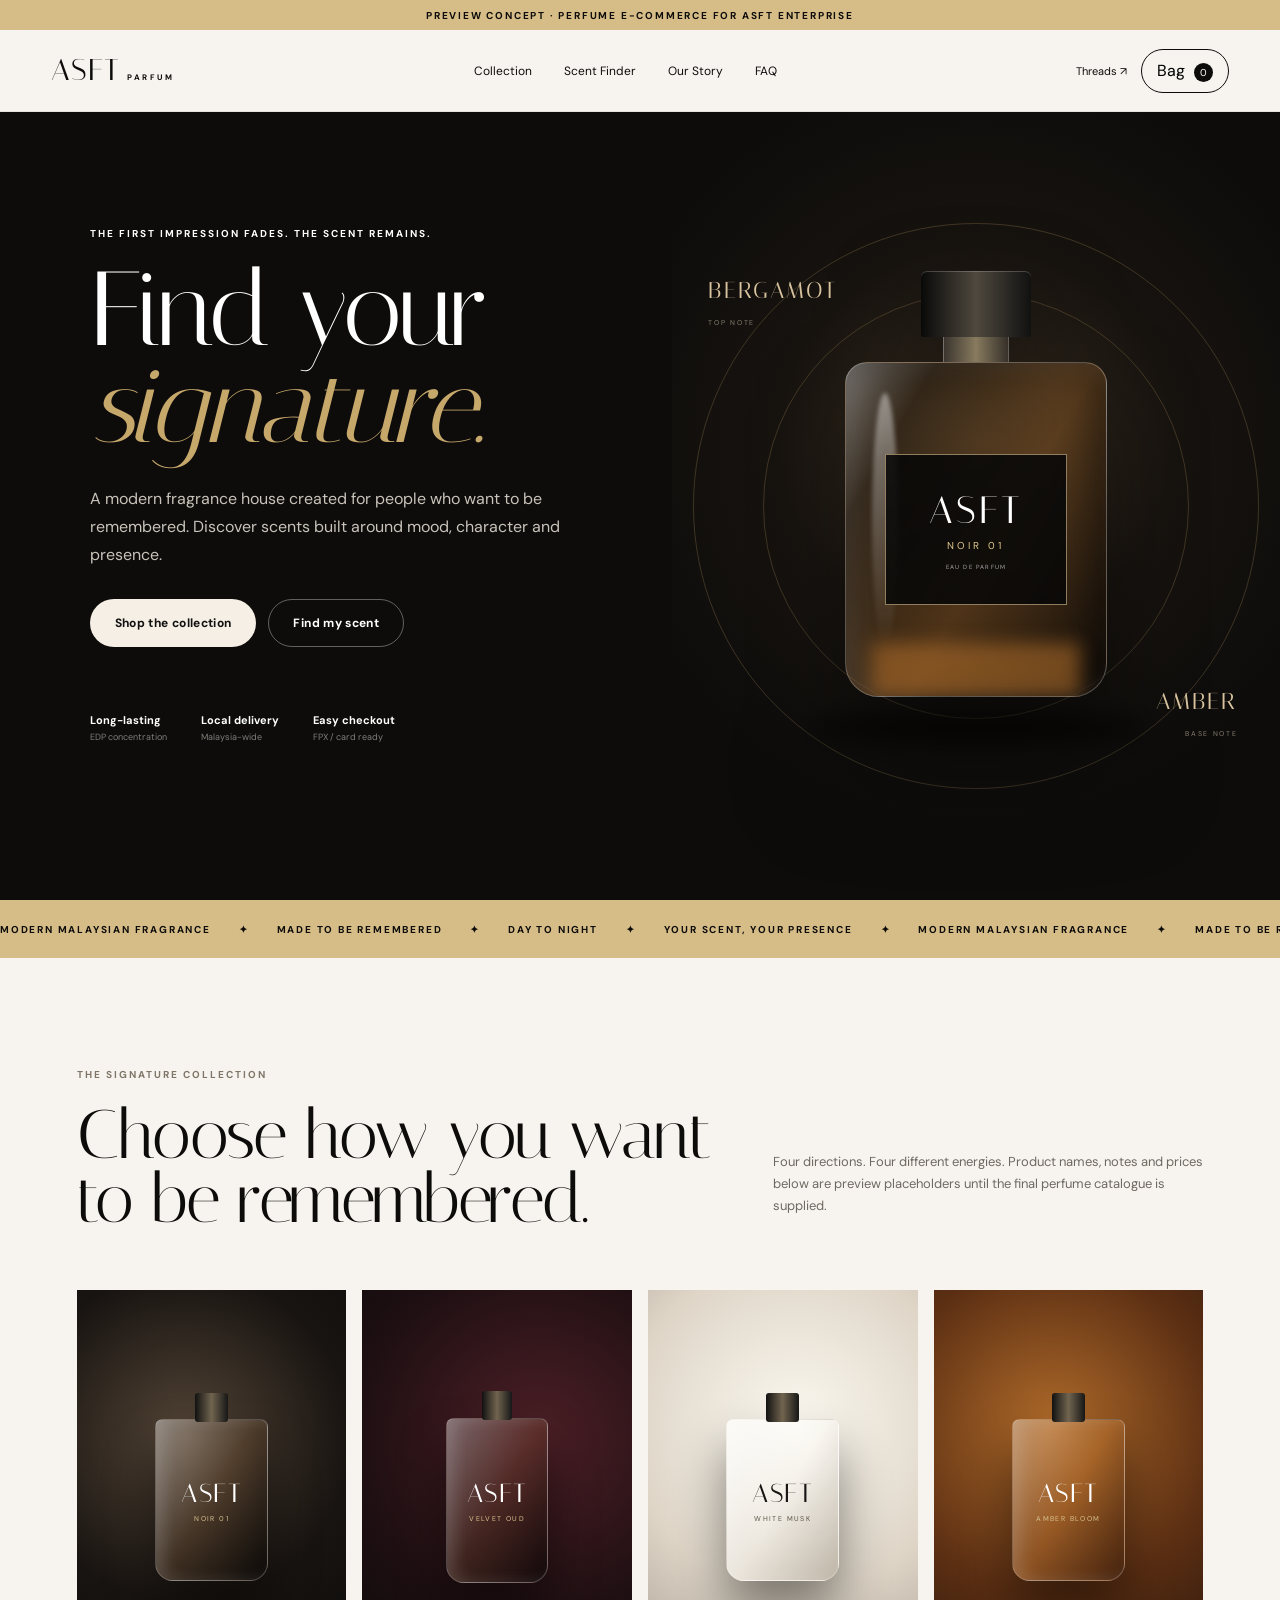
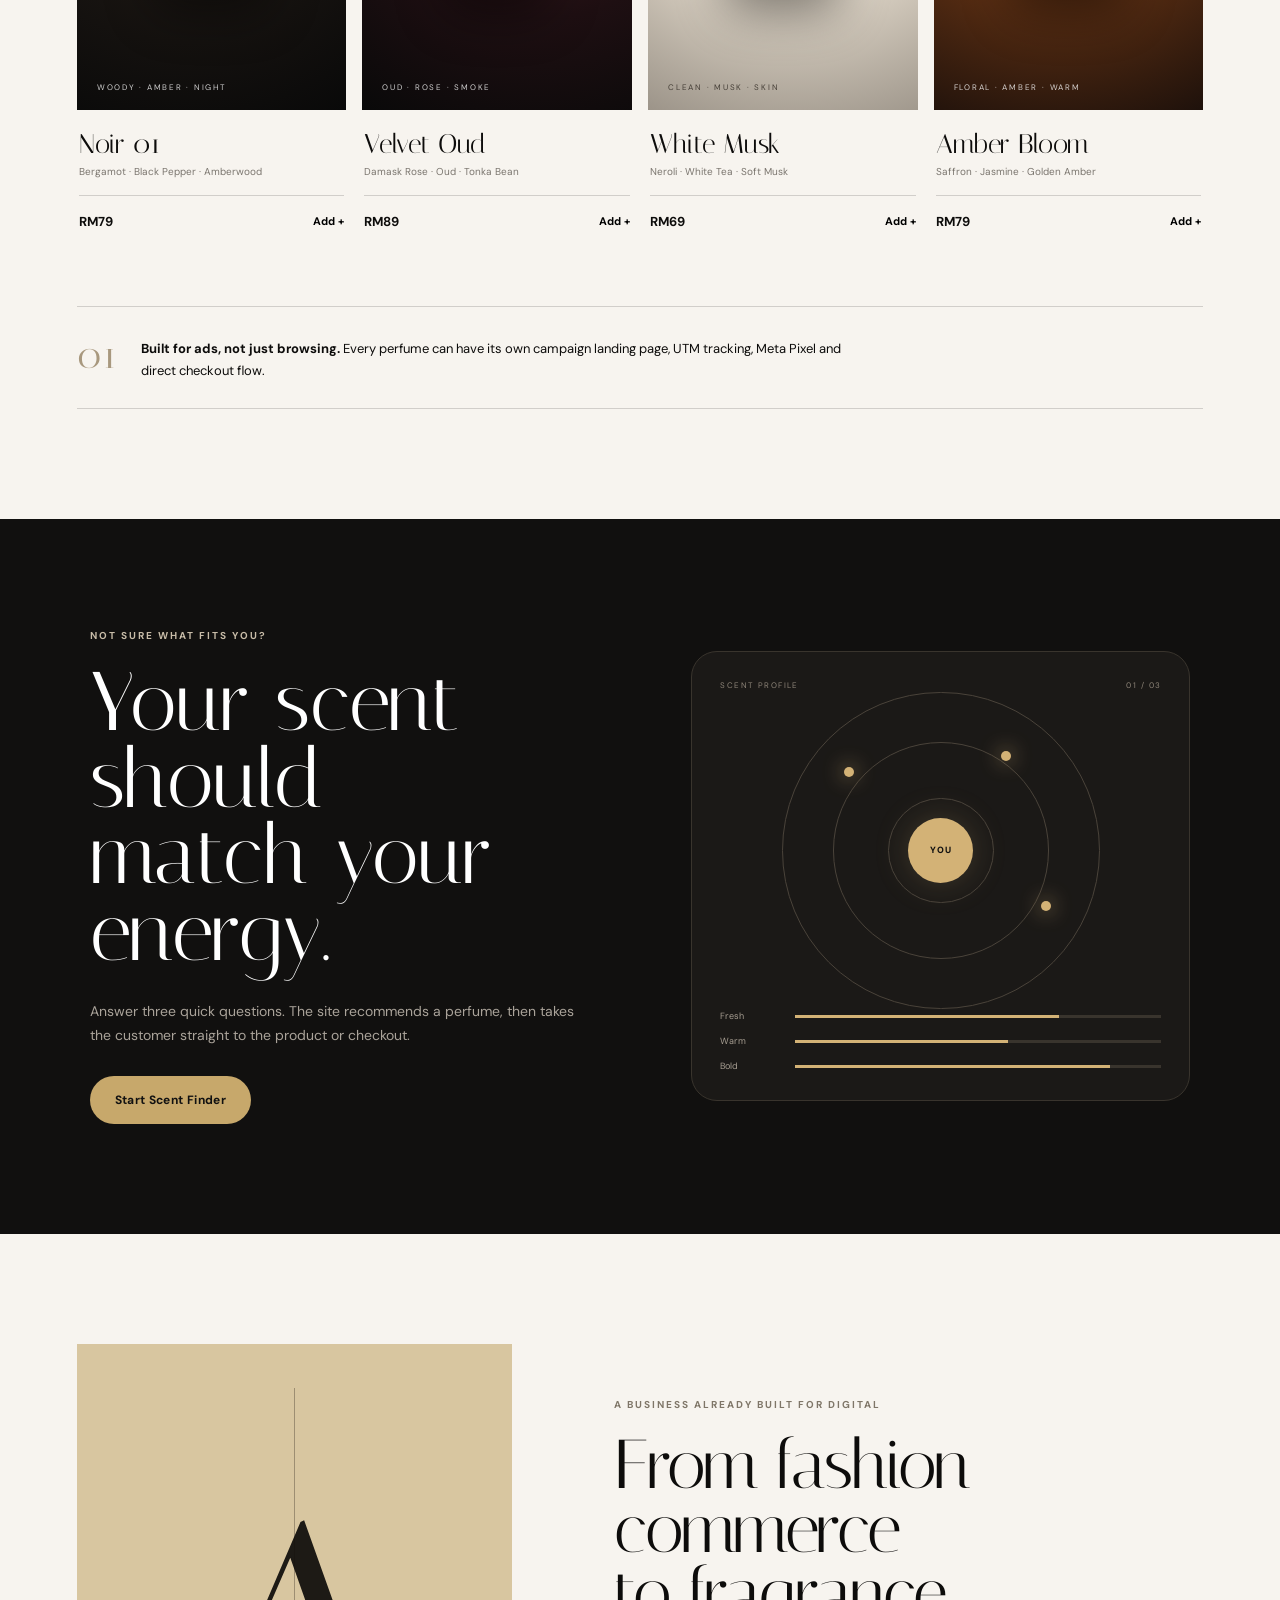
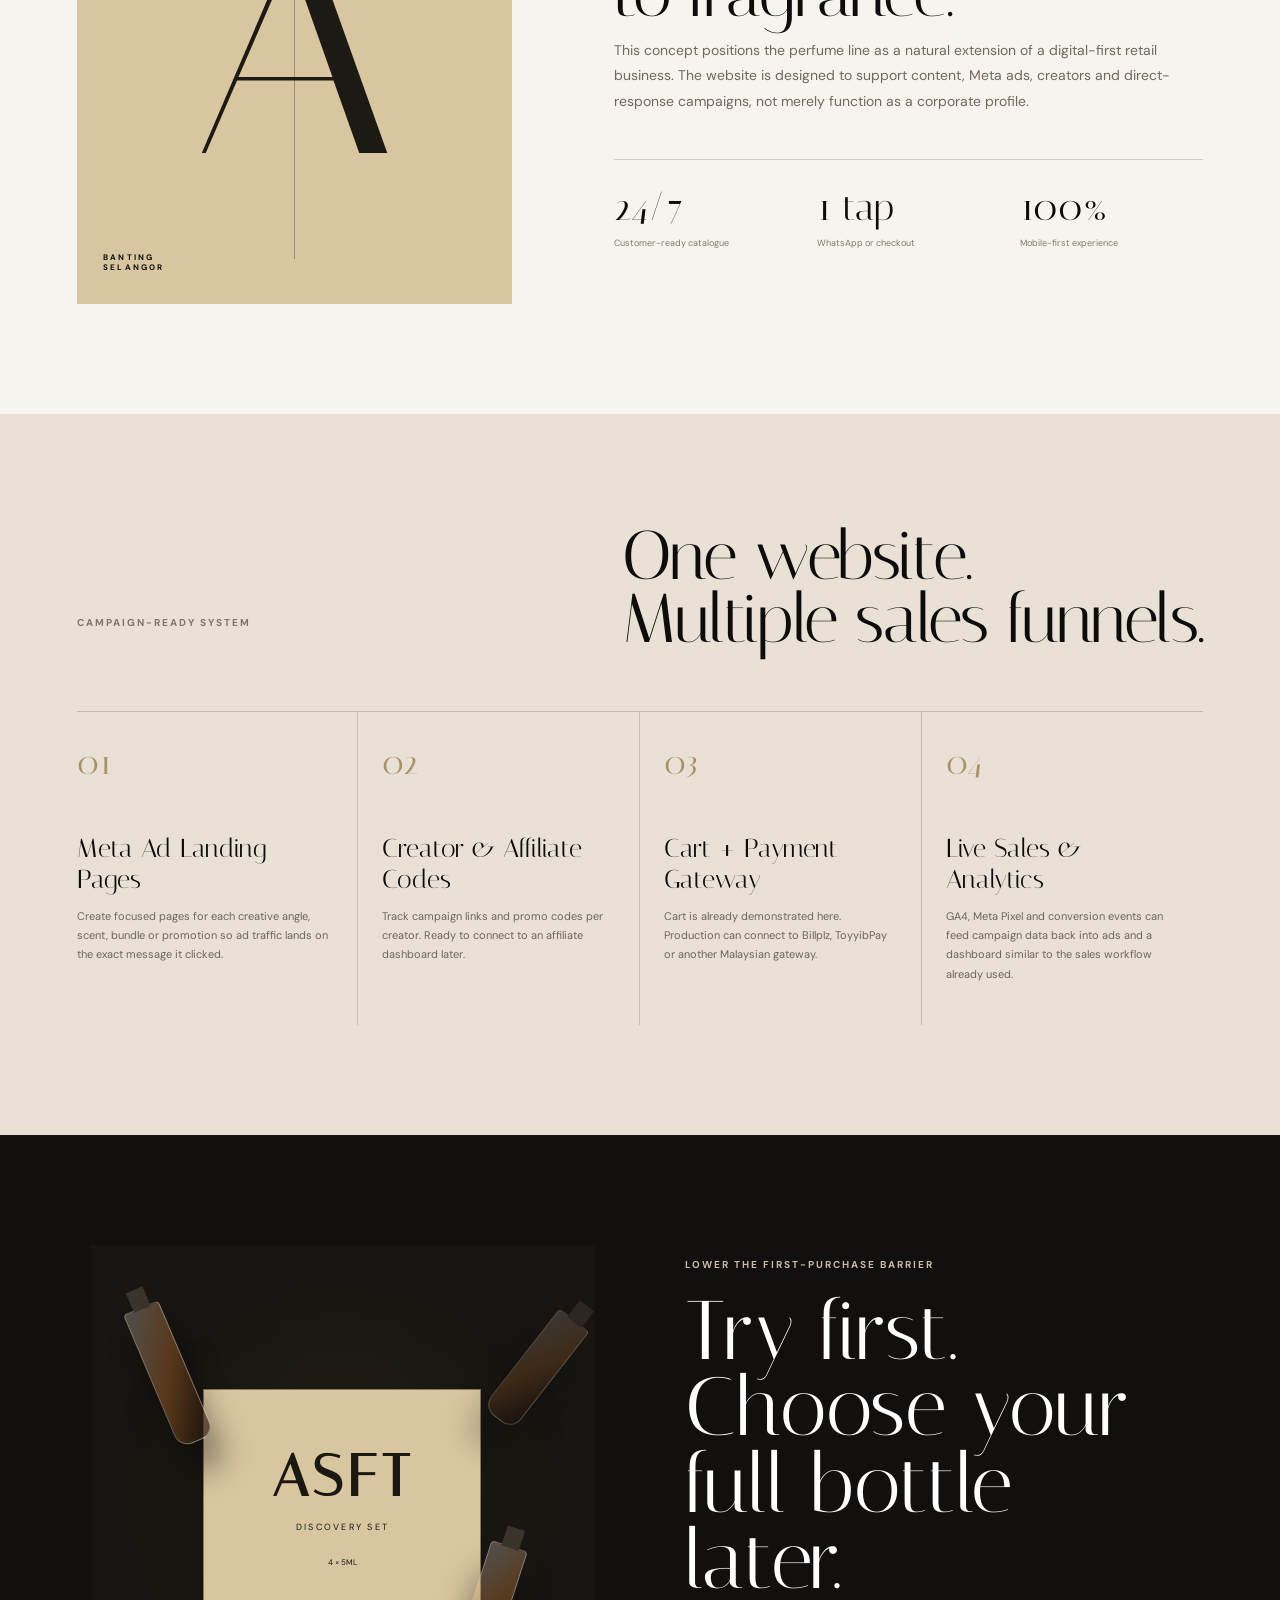
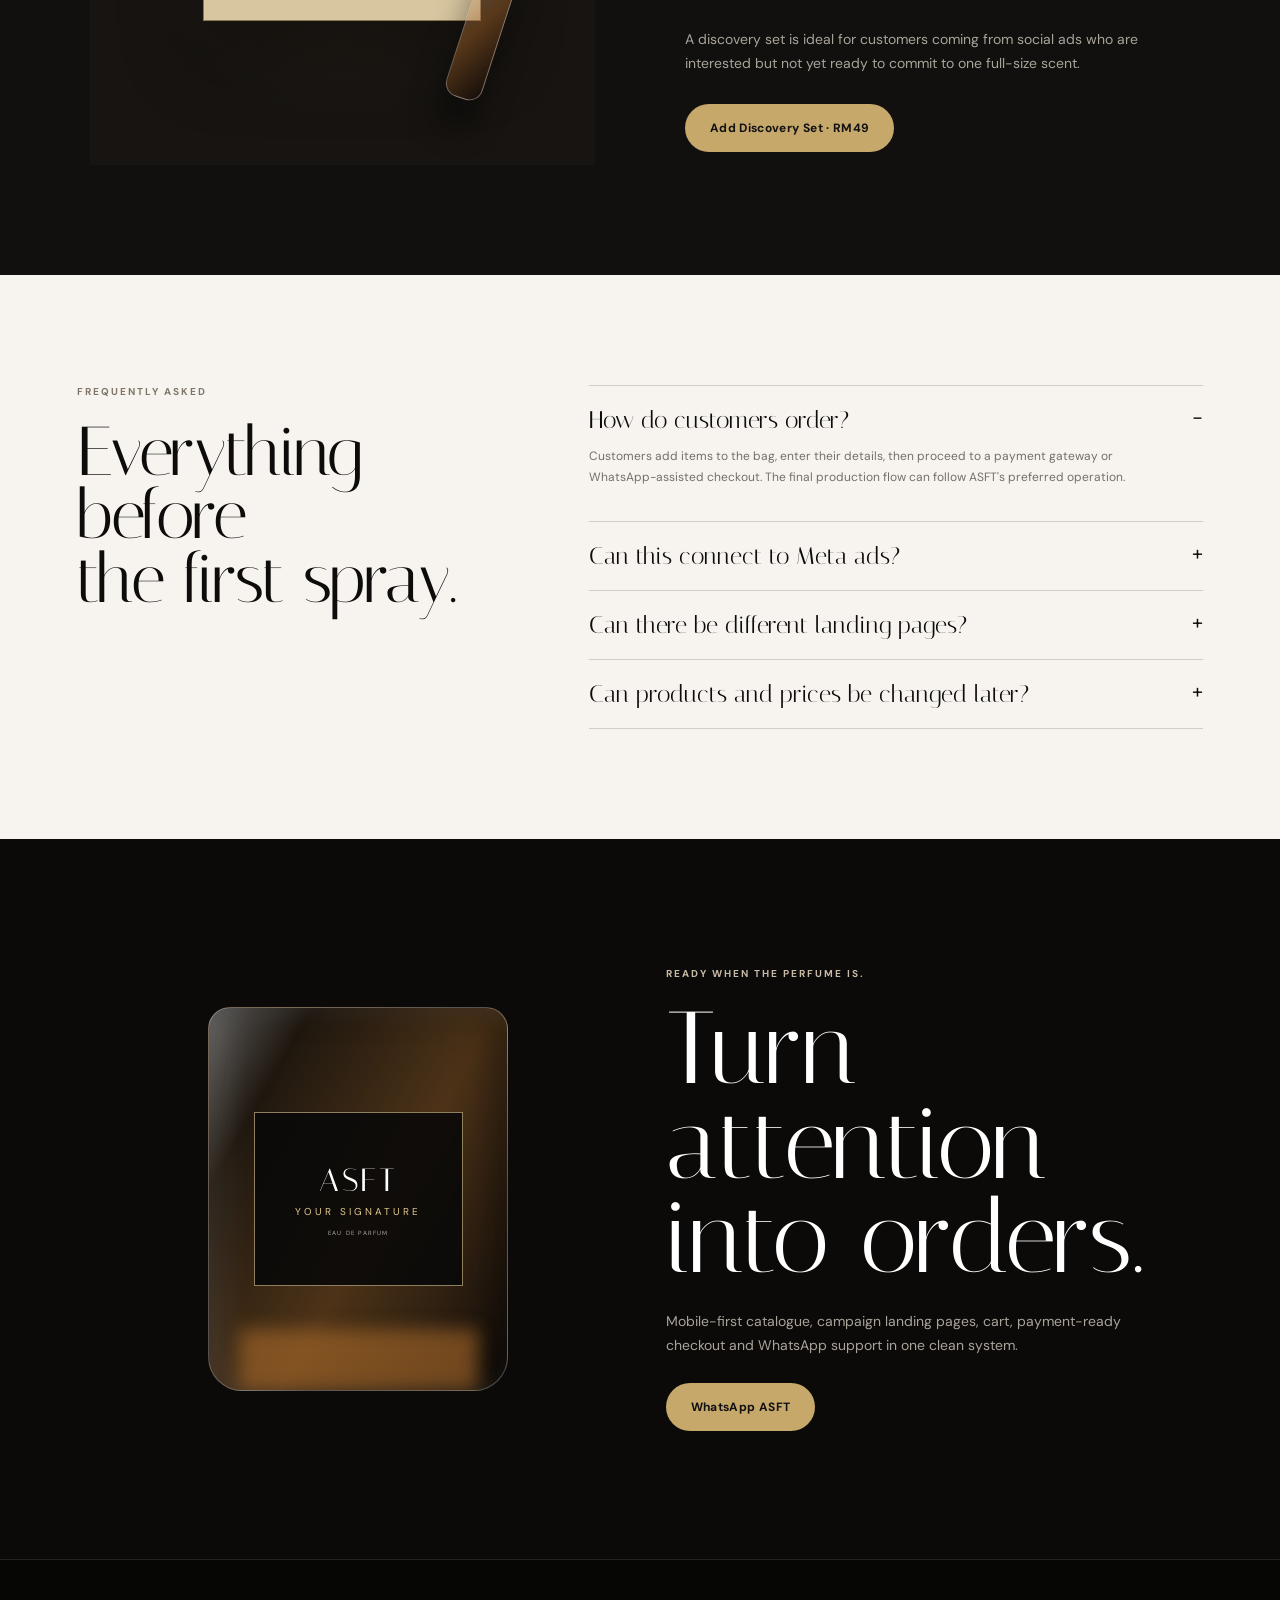
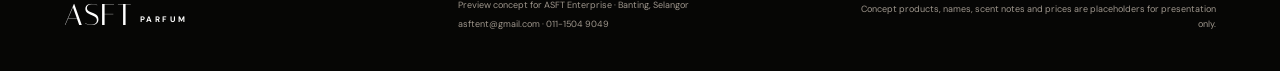
<file: asft-fragrance/index.html>
<!doctype html>
<html lang="ms">
<head>
  <meta charset="utf-8" />
  <meta name="viewport" content="width=device-width,initial-scale=1" />
  <meta name="theme-color" content="#0d0c0b" />
  <meta name="description" content="ASFT Parfum — konsep e-commerce perfume premium dengan katalog, scent finder, cart dan checkout." />
  <title>ASFT Parfum | Find Your Signature</title>
  <link rel="preconnect" href="https://fonts.googleapis.com">
  <link rel="preconnect" href="https://fonts.gstatic.com" crossorigin>
  <link href="https://fonts.googleapis.com/css2?family=DM+Sans:wght@400;500;600;700&family=Italiana&display=swap" rel="stylesheet">
  <link rel="icon" href="assets/favicon.svg" type="image/svg+xml" />
  <link rel="stylesheet" href="styles.css" />
</head>
<body>
  <div class="topbar">PREVIEW CONCEPT · PERFUME E-COMMERCE FOR ASFT ENTERPRISE</div>

  <header class="site-header" id="top">
    <a class="brand" href="#top" aria-label="ASFT Parfum home">
      <span class="brand-main">ASFT</span><span class="brand-sub">PARFUM</span>
    </a>
    <nav class="desktop-nav" aria-label="Main navigation">
      <a href="#collection">Collection</a>
      <a href="#finder">Scent Finder</a>
      <a href="#story">Our Story</a>
      <a href="#faq">FAQ</a>
    </nav>
    <div class="header-actions">
      <a class="header-link" href="https://www.threads.com/@asadabdul.karim_" target="_blank" rel="noopener">Threads ↗</a>
      <button class="cart-button" id="cartButton" aria-label="Open cart">Bag <span id="cartCount">0</span></button>
      <button class="menu-button" id="menuButton" aria-label="Open menu"><span></span><span></span></button>
    </div>
  </header>

  <div class="mobile-menu" id="mobileMenu">
    <a href="#collection">Collection</a><a href="#finder">Scent Finder</a><a href="#story">Our Story</a><a href="#faq">FAQ</a>
  </div>

  <main>
    <section class="hero">
      <div class="hero-copy reveal">
        <p class="eyebrow">The first impression fades. The scent remains.</p>
        <h1>Find your<br><em>signature.</em></h1>
        <p class="hero-lead">A modern fragrance house created for people who want to be remembered. Discover scents built around mood, character and presence.</p>
        <div class="hero-actions">
          <a class="btn btn-light" href="#collection">Shop the collection</a>
          <button class="btn btn-ghost" data-open-finder>Find my scent</button>
        </div>
        <div class="hero-meta">
          <span><b>Long-lasting</b><small>EDP concentration</small></span>
          <span><b>Local delivery</b><small>Malaysia-wide</small></span>
          <span><b>Easy checkout</b><small>FPX / card ready</small></span>
        </div>
      </div>

      <div class="hero-visual reveal" aria-label="Luxury perfume bottle illustration">
        <div class="orb orb-a"></div><div class="orb orb-b"></div>
        <div class="hero-bottle-wrap">
          <div class="bottle-cap"></div>
          <div class="bottle-neck"></div>
          <div class="bottle-glass">
            <div class="bottle-shine"></div>
            <div class="bottle-label"><strong>ASFT</strong><span>NOIR 01</span><small>EAU DE PARFUM</small></div>
          </div>
          <div class="bottle-shadow"></div>
        </div>
        <div class="floating-note note-one">BERGAMOT<br><span>TOP NOTE</span></div>
        <div class="floating-note note-two">AMBER<br><span>BASE NOTE</span></div>
      </div>
    </section>

    <section class="marquee" aria-label="Brand attributes">
      <div class="marquee-track">
        <span>MODERN MALAYSIAN FRAGRANCE</span><i>✦</i><span>MADE TO BE REMEMBERED</span><i>✦</i><span>DAY TO NIGHT</span><i>✦</i><span>YOUR SCENT, YOUR PRESENCE</span><i>✦</i>
        <span>MODERN MALAYSIAN FRAGRANCE</span><i>✦</i><span>MADE TO BE REMEMBERED</span><i>✦</i><span>DAY TO NIGHT</span><i>✦</i><span>YOUR SCENT, YOUR PRESENCE</span><i>✦</i>
      </div>
    </section>

    <section class="section collection" id="collection">
      <div class="section-head reveal">
        <div><p class="eyebrow dark">The signature collection</p><h2>Choose how you want<br>to be remembered.</h2></div>
        <p>Four directions. Four different energies. Product names, notes and prices below are preview placeholders until the final perfume catalogue is supplied.</p>
      </div>

      <div class="product-grid">
        <article class="product-card reveal" data-product="Noir 01" data-price="79">
          <div class="product-art art-noir"><div class="mini-bottle"><span>ASFT</span><small>NOIR 01</small></div><div class="art-caption">WOODY · AMBER · NIGHT</div></div>
          <div class="product-info"><div><h3>Noir 01</h3><p>Bergamot · Black Pepper · Amberwood</p></div><div class="price-row"><b>RM79</b><button class="add-btn">Add +</button></div></div>
        </article>

        <article class="product-card reveal" data-product="Velvet Oud" data-price="89">
          <div class="product-art art-oud"><div class="mini-bottle tall"><span>ASFT</span><small>VELVET OUD</small></div><div class="art-caption">OUD · ROSE · SMOKE</div></div>
          <div class="product-info"><div><h3>Velvet Oud</h3><p>Damask Rose · Oud · Tonka Bean</p></div><div class="price-row"><b>RM89</b><button class="add-btn">Add +</button></div></div>
        </article>

        <article class="product-card reveal" data-product="White Musk" data-price="69">
          <div class="product-art art-musk"><div class="mini-bottle pale"><span>ASFT</span><small>WHITE MUSK</small></div><div class="art-caption">CLEAN · MUSK · SKIN</div></div>
          <div class="product-info"><div><h3>White Musk</h3><p>Neroli · White Tea · Soft Musk</p></div><div class="price-row"><b>RM69</b><button class="add-btn">Add +</button></div></div>
        </article>

        <article class="product-card reveal" data-product="Amber Bloom" data-price="79">
          <div class="product-art art-amber"><div class="mini-bottle amber"><span>ASFT</span><small>AMBER BLOOM</small></div><div class="art-caption">FLORAL · AMBER · WARM</div></div>
          <div class="product-info"><div><h3>Amber Bloom</h3><p>Saffron · Jasmine · Golden Amber</p></div><div class="price-row"><b>RM79</b><button class="add-btn">Add +</button></div></div>
        </article>
      </div>

      <div class="catalogue-note reveal"><span>01</span><p><strong>Built for ads, not just browsing.</strong> Every perfume can have its own campaign landing page, UTM tracking, Meta Pixel and direct checkout flow.</p></div>
    </section>

    <section class="finder section-dark" id="finder">
      <div class="finder-copy reveal">
        <p class="eyebrow light">Not sure what fits you?</p>
        <h2>Your scent should<br>match your energy.</h2>
        <p>Answer three quick questions. The site recommends a perfume, then takes the customer straight to the product or checkout.</p>
        <button class="btn btn-gold" data-open-finder>Start Scent Finder</button>
      </div>
      <div class="finder-card reveal">
        <div class="finder-card-top"><span>SCENT PROFILE</span><span>01 / 03</span></div>
        <div class="radar-art"><div class="ring r1"></div><div class="ring r2"></div><div class="ring r3"></div><div class="radar-dot d1"></div><div class="radar-dot d2"></div><div class="radar-dot d3"></div><div class="radar-core">YOU</div></div>
        <div class="profile-bars"><div><span>Fresh</span><i style="--w:72%"></i></div><div><span>Warm</span><i style="--w:58%"></i></div><div><span>Bold</span><i style="--w:86%"></i></div></div>
      </div>
    </section>

    <section class="section story" id="story">
      <div class="story-image reveal">
        <div class="story-monogram">A</div><div class="story-line"></div><p>BANTING<br>SELANGOR</p>
      </div>
      <div class="story-copy reveal">
        <p class="eyebrow dark">A business already built for digital</p>
        <h2>From fashion commerce<br>to fragrance.</h2>
        <p>This concept positions the perfume line as a natural extension of a digital-first retail business. The website is designed to support content, Meta ads, creators and direct-response campaigns, not merely function as a corporate profile.</p>
        <div class="story-stats"><div><b>24/7</b><span>Customer-ready catalogue</span></div><div><b>1 tap</b><span>WhatsApp or checkout</span></div><div><b>100%</b><span>Mobile-first experience</span></div></div>
      </div>
    </section>

    <section class="campaign section">
      <div class="campaign-head reveal"><p class="eyebrow dark">Campaign-ready system</p><h2>One website.<br>Multiple sales funnels.</h2></div>
      <div class="campaign-grid">
        <article class="reveal"><span>01</span><h3>Meta Ad Landing Pages</h3><p>Create focused pages for each creative angle, scent, bundle or promotion so ad traffic lands on the exact message it clicked.</p></article>
        <article class="reveal"><span>02</span><h3>Creator & Affiliate Codes</h3><p>Track campaign links and promo codes per creator. Ready to connect to an affiliate dashboard later.</p></article>
        <article class="reveal"><span>03</span><h3>Cart + Payment Gateway</h3><p>Cart is already demonstrated here. Production can connect to Billplz, ToyyibPay or another Malaysian gateway.</p></article>
        <article class="reveal"><span>04</span><h3>Live Sales & Analytics</h3><p>GA4, Meta Pixel and conversion events can feed campaign data back into ads and a dashboard similar to the sales workflow already used.</p></article>
      </div>
    </section>

    <section class="bundle section-dark">
      <div class="bundle-art reveal"><div class="bundle-box"><strong>ASFT</strong><span>DISCOVERY SET</span><small>4 × 5ML</small></div><div class="sample s1"></div><div class="sample s2"></div><div class="sample s3"></div></div>
      <div class="bundle-copy reveal"><p class="eyebrow light">Lower the first-purchase barrier</p><h2>Try first.<br>Choose your full bottle later.</h2><p>A discovery set is ideal for customers coming from social ads who are interested but not yet ready to commit to one full-size scent.</p><button class="btn btn-gold" data-add-bundle>Add Discovery Set · RM49</button></div>
    </section>

    <section class="section faq" id="faq">
      <div class="faq-head reveal"><p class="eyebrow dark">Frequently asked</p><h2>Everything before<br>the first spray.</h2></div>
      <div class="faq-list reveal">
        <details open><summary>How do customers order?</summary><p>Customers add items to the bag, enter their details, then proceed to a payment gateway or WhatsApp-assisted checkout. The final production flow can follow ASFT's preferred operation.</p></details>
        <details><summary>Can this connect to Meta ads?</summary><p>Yes. Meta Pixel, ViewContent, AddToCart, InitiateCheckout and Purchase events can be implemented so campaigns can optimize against actual customer behavior.</p></details>
        <details><summary>Can there be different landing pages?</summary><p>Yes. We can create a focused page for each scent, bundle, creator campaign or promotion while keeping all sales and analytics under one domain.</p></details>
        <details><summary>Can products and prices be changed later?</summary><p>Yes. The catalogue is structured so final names, notes, bottle sizes, images, pricing and stock can be replaced once ASFT shares the confirmed product list.</p></details>
      </div>
    </section>

    <section class="final-cta">
      <div class="final-bottle"><div class="bottle-glass final-glass"><div class="bottle-label"><strong>ASFT</strong><span>YOUR SIGNATURE</span><small>EAU DE PARFUM</small></div></div></div>
      <div class="final-copy"><p class="eyebrow light">Ready when the perfume is.</p><h2>Turn attention<br>into orders.</h2><p>Mobile-first catalogue, campaign landing pages, cart, payment-ready checkout and WhatsApp support in one clean system.</p><a class="btn btn-gold" href="https://wa.me/601115049049?text=Hi%20ASFT%2C%20saya%20nak%20tanya%20tentang%20koleksi%20perfume." target="_blank" rel="noopener">WhatsApp ASFT</a></div>
    </section>
  </main>

  <footer>
    <a class="brand footer-brand" href="#top"><span class="brand-main">ASFT</span><span class="brand-sub">PARFUM</span></a>
    <div><p>Preview concept for ASFT Enterprise · Banting, Selangor</p><p><a href="mailto:asftent@gmail.com">asftent@gmail.com</a> · <a href="tel:+601115049049">011-1504 9049</a></p></div>
    <p class="footer-note">Concept products, names, scent notes and prices are placeholders for presentation only.</p>
  </footer>

  <aside class="cart-drawer" id="cartDrawer" aria-hidden="true">
    <div class="drawer-head"><div><small>YOUR BAG</small><h3>Selected scents</h3></div><button id="closeCart">×</button></div>
    <div class="cart-items" id="cartItems"><p class="empty-cart">Your bag is empty.</p></div>
    <div class="drawer-foot"><div class="subtotal"><span>Subtotal</span><strong id="cartTotal">RM0</strong></div><button class="checkout-btn" id="checkoutButton">Checkout securely</button><button class="wa-checkout" id="waCheckout">Checkout via WhatsApp</button><p>Payment gateway button is a preview until merchant credentials are connected.</p></div>
  </aside>
  <div class="scrim" id="scrim"></div>

  <div class="modal" id="finderModal" aria-hidden="true">
    <div class="modal-card">
      <button class="modal-close" id="closeFinder">×</button>
      <p class="eyebrow dark">Scent Finder</p>
      <div id="quizStage"></div>
    </div>
  </div>

  <div class="toast" id="toast">Added to bag</div>
  <script src="app.js"></script>
</body>
</html>
</file>
<file: asft-fragrance/styles.css>
:root{--ink:#0d0c0b;--cream:#f1eadf;--paper:#f7f4ef;--gold:#c7a86b;--line:rgba(13,12,11,.16);--muted:#746f67;--white:#fff;--radius:28px}
*{box-sizing:border-box}html{scroll-behavior:smooth}body{margin:0;font-family:'DM Sans',sans-serif;background:var(--paper);color:var(--ink);overflow-x:hidden}a{color:inherit;text-decoration:none}button{font:inherit}.topbar{height:30px;display:flex;align-items:center;justify-content:center;background:#d6bd88;font-size:10px;letter-spacing:.18em;font-weight:700}.site-header{height:82px;display:flex;align-items:center;justify-content:space-between;padding:0 4vw;background:rgba(247,244,239,.9);backdrop-filter:blur(14px);position:sticky;top:0;z-index:30;border-bottom:1px solid rgba(13,12,11,.08)}.brand{display:flex;align-items:flex-end;gap:7px}.brand-main{font-family:'Italiana',serif;font-size:30px;line-height:.82;letter-spacing:.04em}.brand-sub{font-size:8px;letter-spacing:.32em;font-weight:700;margin-bottom:1px}.desktop-nav{display:flex;gap:32px;font-size:12px}.desktop-nav a{position:relative}.desktop-nav a:after{content:'';position:absolute;left:0;bottom:-7px;width:0;height:1px;background:var(--ink);transition:.25s}.desktop-nav a:hover:after{width:100%}.header-actions{display:flex;align-items:center;gap:14px}.header-link{font-size:11px}.cart-button{border:1px solid var(--ink);border-radius:999px;background:transparent;padding:10px 15px;cursor:pointer}.cart-button span{display:inline-grid;place-items:center;width:19px;height:19px;border-radius:50%;background:var(--ink);color:white;font-size:10px;margin-left:5px}.menu-button{display:none;border:0;background:none;width:34px;height:34px;position:relative}.menu-button span{position:absolute;left:7px;width:20px;height:1px;background:#111}.menu-button span:first-child{top:13px}.menu-button span:last-child{top:20px}.mobile-menu{display:none}
.hero{min-height:calc(100vh - 112px);display:grid;grid-template-columns:1.05fr .95fr;background:var(--ink);color:white;position:relative}.hero-copy{padding:9vw 4vw 5vw 7vw;z-index:2}.eyebrow{text-transform:uppercase;letter-spacing:.2em;font-size:10px;font-weight:700;margin:0 0 22px}.eyebrow.dark{color:#7f7668}.eyebrow.light{color:#c8bca8}.hero h1,.section h2,.section-dark h2,.final-cta h2{font-family:'Italiana',serif;font-weight:400;line-height:.92;margin:0}.hero h1{font-size:clamp(68px,8.2vw,132px);letter-spacing:-.03em}.hero h1 em{color:var(--gold);font-style:italic}.hero-lead{max-width:540px;font-size:16px;line-height:1.75;color:#c9c3ba;margin:30px 0}.hero-actions{display:flex;gap:12px;flex-wrap:wrap}.btn{display:inline-flex;align-items:center;justify-content:center;min-height:48px;padding:0 24px;border-radius:999px;border:1px solid transparent;font-size:12px;font-weight:700;letter-spacing:.03em;cursor:pointer;transition:.25s}.btn:hover{transform:translateY(-2px)}.btn-light{background:#f5efe5;color:#111}.btn-ghost{color:#fff;border-color:rgba(255,255,255,.35);background:transparent}.btn-gold{background:var(--gold);color:#111}.hero-meta{display:flex;gap:34px;margin-top:66px}.hero-meta span{display:grid;gap:4px}.hero-meta b{font-size:11px}.hero-meta small{font-size:9px;color:#817e78}.hero-visual{position:relative;overflow:hidden;display:grid;place-items:center;background:radial-gradient(circle at 50% 42%,#3b3022 0,#17130f 36%,#0d0c0b 70%)}.orb{position:absolute;border:1px solid rgba(199,168,107,.24);border-radius:50%}.orb-a{width:70%;aspect-ratio:1}.orb-b{width:93%;aspect-ratio:1}.hero-bottle-wrap{position:relative;width:43%;max-width:300px;min-width:220px;display:flex;align-items:center;flex-direction:column;filter:drop-shadow(0 40px 45px rgba(0,0,0,.55));z-index:2}.bottle-cap{width:42%;height:66px;background:linear-gradient(90deg,#090909,#4f493e,#111);border-radius:6px 6px 2px 2px;box-shadow:inset 0 1px rgba(255,255,255,.2)}.bottle-neck{width:25%;height:25px;background:linear-gradient(90deg,rgba(255,255,255,.12),rgba(241,220,170,.5),rgba(255,255,255,.1));border-left:1px solid rgba(255,255,255,.3);border-right:1px solid rgba(255,255,255,.2)}.bottle-glass{width:100%;aspect-ratio:.78;border-radius:22px 22px 34px 34px;background:linear-gradient(120deg,rgba(255,255,255,.34) 0,rgba(105,74,40,.22) 20%,rgba(158,101,43,.45) 56%,rgba(19,14,10,.55) 100%);border:1px solid rgba(255,255,255,.27);box-shadow:inset 16px 0 30px rgba(255,255,255,.09),inset -18px 0 35px rgba(0,0,0,.33);position:relative;display:grid;place-items:center;overflow:hidden}.bottle-glass:after{content:'';position:absolute;inset:auto 10% 0;height:16%;background:#aa6b2b;filter:blur(9px);opacity:.6}.bottle-shine{position:absolute;width:10%;height:77%;left:10%;top:9%;border-radius:50%;background:linear-gradient(180deg,rgba(255,255,255,.43),rgba(255,255,255,0));filter:blur(2px)}.bottle-label{width:70%;aspect-ratio:1.2;background:rgba(8,8,8,.89);border:1px solid rgba(230,204,152,.6);display:grid;place-content:center;text-align:center;z-index:2}.bottle-label strong{font-family:'Italiana',serif;font-size:38px;font-weight:400;letter-spacing:.08em}.bottle-label span{font-size:10px;letter-spacing:.3em;color:#e1c98d;margin-top:6px}.bottle-label small{font-size:6px;letter-spacing:.2em;color:#aaa;margin-top:11px}.bottle-shadow{width:130%;height:26px;margin-top:18px;border-radius:50%;background:rgba(0,0,0,.7);filter:blur(12px)}.floating-note{position:absolute;font-family:'Italiana',serif;font-size:23px;letter-spacing:.09em;color:#d8c39e;z-index:3}.floating-note span{font-family:'DM Sans',sans-serif;font-size:7px;letter-spacing:.24em;color:#877d6d}.note-one{top:21%;left:6%}.note-two{right:7%;bottom:20%;text-align:right}
.marquee{height:58px;background:#d6bd88;overflow:hidden;display:flex;align-items:center}.marquee-track{white-space:nowrap;display:flex;align-items:center;gap:28px;animation:marquee 25s linear infinite;font-size:10px;letter-spacing:.18em;font-weight:700}.marquee-track i{font-style:normal}@keyframes marquee{to{transform:translateX(-50%)}}
.section{padding:110px 6vw}.section-head{display:flex;justify-content:space-between;align-items:end;gap:40px;margin-bottom:60px}.section-head h2,.story h2,.campaign h2,.faq h2{font-size:clamp(48px,5.4vw,82px);letter-spacing:-.025em}.section-head>p{max-width:430px;line-height:1.7;color:#6e6962;font-size:13px}.product-grid{display:grid;grid-template-columns:repeat(4,1fr);gap:16px}.product-card{min-width:0}.product-art{height:420px;position:relative;overflow:hidden;display:grid;place-items:center}.art-noir{background:radial-gradient(circle at 40% 35%,#534436,#181411 52%,#090909)}.art-oud{background:radial-gradient(circle at 65% 35%,#4c1f26,#1e0f12 56%,#090909)}.art-musk{background:radial-gradient(circle at 55% 32%,#fbf8f0,#ded5c7 52%,#9c9489)}.art-amber{background:radial-gradient(circle at 44% 33%,#b06b2a,#5c2f13 52%,#1e110b)}.mini-bottle{width:42%;aspect-ratio:.7;border-radius:8px 8px 18px 18px;background:linear-gradient(120deg,rgba(255,255,255,.35),rgba(167,114,65,.18),rgba(0,0,0,.55));border:1px solid rgba(255,255,255,.25);box-shadow:0 30px 50px rgba(0,0,0,.45),inset 8px 0 15px rgba(255,255,255,.12);display:flex;flex-direction:column;justify-content:center;align-items:center;color:white;position:relative}.mini-bottle:before{content:'';position:absolute;top:-17%;left:35%;width:30%;height:18%;background:linear-gradient(90deg,#111,#71644f,#171717);border-radius:3px}.mini-bottle span{font-family:'Italiana',serif;font-size:26px;letter-spacing:.06em}.mini-bottle small{font-size:7px;letter-spacing:.2em;color:#d8c390;margin-top:5px}.mini-bottle.tall{width:38%;aspect-ratio:.62}.mini-bottle.pale{background:linear-gradient(120deg,rgba(255,255,255,.75),rgba(255,255,255,.3),rgba(102,91,75,.28));color:#171513}.mini-bottle.pale small{color:#5b5146}.mini-bottle.amber{background:linear-gradient(120deg,rgba(255,255,255,.32),rgba(190,118,50,.4),rgba(56,28,11,.68))}.art-caption{position:absolute;bottom:18px;left:20px;color:rgba(255,255,255,.8);font-size:8px;letter-spacing:.22em}.art-musk .art-caption{color:#453f37}.product-info{padding:18px 2px 0}.product-info h3{font-family:'Italiana',serif;font-size:27px;font-weight:400;margin:0 0 5px}.product-info p{font-size:10px;color:#7a756e;margin:0}.price-row{display:flex;align-items:center;justify-content:space-between;margin-top:17px;padding-top:14px;border-top:1px solid var(--line)}.price-row b{font-size:13px}.add-btn{border:0;background:transparent;padding:4px 0;cursor:pointer;font-size:11px;font-weight:700}.catalogue-note{margin-top:74px;border-top:1px solid var(--line);border-bottom:1px solid var(--line);padding:26px 0;display:flex;gap:24px;align-items:flex-start}.catalogue-note>span{font-family:'Italiana',serif;font-size:38px;color:#a8987e}.catalogue-note p{margin:5px 0 0;max-width:700px;font-size:13px;line-height:1.7}
.section-dark{background:#11100f;color:white;padding:110px 7vw}.finder{display:grid;grid-template-columns:1fr 1fr;gap:8vw;align-items:center}.finder h2,.bundle h2{font-size:clamp(58px,6.5vw,96px)}.finder-copy>p:not(.eyebrow),.bundle-copy>p:not(.eyebrow){max-width:520px;line-height:1.75;color:#aaa39a;font-size:14px;margin:28px 0}.finder-card{background:#1b1917;border:1px solid #39342d;padding:28px;border-radius:26px}.finder-card-top{display:flex;justify-content:space-between;font-size:8px;letter-spacing:.18em;color:#8e8579}.radar-art{height:320px;position:relative;display:grid;place-items:center}.ring{position:absolute;border:1px solid #4a433a;border-radius:50%}.r1{width:72%;aspect-ratio:1}.r2{width:49%;aspect-ratio:1}.r3{width:24%;aspect-ratio:1}.radar-core{width:65px;height:65px;border-radius:50%;display:grid;place-items:center;background:#d3b276;color:#111;font-size:9px;font-weight:800;letter-spacing:.1em;box-shadow:0 0 35px rgba(211,178,118,.22)}.radar-dot{width:10px;height:10px;border-radius:50%;background:#d3b276;position:absolute;box-shadow:0 0 20px #d3b276}.d1{top:24%;left:28%}.d2{right:25%;bottom:31%}.d3{right:34%;top:19%}.profile-bars{display:grid;gap:13px}.profile-bars div{display:grid;grid-template-columns:60px 1fr;align-items:center;gap:15px;font-size:9px;color:#a79e92}.profile-bars i{height:3px;background:#39342d;position:relative}.profile-bars i:after{content:'';position:absolute;left:0;top:0;height:100%;width:var(--w);background:#d3b276}
.story{display:grid;grid-template-columns:.85fr 1.15fr;gap:8vw;align-items:center}.story-image{min-height:560px;background:#d8c6a0;position:relative;overflow:hidden;display:flex;align-items:center;justify-content:center}.story-monogram{font-family:'Italiana',serif;font-size:330px;line-height:1;color:#1d1a15;transform:translateY(18px)}.story-line{position:absolute;left:50%;top:8%;bottom:8%;width:1px;background:rgba(20,16,12,.3)}.story-image p{position:absolute;bottom:24px;left:26px;font-size:8px;letter-spacing:.28em;font-weight:700}.story-copy>p:not(.eyebrow){font-size:14px;color:#6f6960;line-height:1.8;max-width:680px}.story-stats{display:grid;grid-template-columns:repeat(3,1fr);gap:20px;margin-top:45px;border-top:1px solid var(--line);padding-top:25px}.story-stats div{display:grid;gap:7px}.story-stats b{font-family:'Italiana',serif;font-size:38px;font-weight:400}.story-stats span{font-size:9px;color:#7f796f}
.campaign{background:#e9e1d5}.campaign-head{display:flex;justify-content:space-between;align-items:end;margin-bottom:60px}.campaign-grid{display:grid;grid-template-columns:repeat(4,1fr);border-top:1px solid var(--line)}.campaign-grid article{padding:30px 24px 30px 0;border-right:1px solid var(--line);min-height:260px}.campaign-grid article:not(:first-child){padding-left:24px}.campaign-grid article:last-child{border-right:0}.campaign-grid span{font-family:'Italiana',serif;font-size:34px;color:#aa9267}.campaign-grid h3{font-family:'Italiana',serif;font-size:26px;font-weight:400;margin:50px 0 12px}.campaign-grid p{font-size:11px;line-height:1.75;color:#6d665d}
.bundle{display:grid;grid-template-columns:1fr 1fr;gap:7vw;align-items:center}.bundle-art{min-height:520px;position:relative;background:radial-gradient(circle,#2d271e,#171411 60%);display:grid;place-items:center}.bundle-box{width:55%;aspect-ratio:1.2;background:#d8c6a0;border:1px solid #8b7655;display:flex;flex-direction:column;align-items:center;justify-content:center;color:#1b1711;box-shadow:0 30px 80px rgba(0,0,0,.4)}.bundle-box strong{font-family:'Italiana',serif;font-size:58px;letter-spacing:.08em}.bundle-box span{font-size:9px;letter-spacing:.25em;margin-top:10px}.bundle-box small{font-size:8px;margin-top:24px}.sample{position:absolute;width:38px;height:160px;border:1px solid rgba(255,255,255,.3);border-radius:4px 4px 14px 14px;background:linear-gradient(120deg,rgba(255,255,255,.25),rgba(155,93,36,.5),rgba(20,12,8,.7));transform:rotate(18deg);box-shadow:0 30px 30px rgba(0,0,0,.4)}.sample:before{content:'';position:absolute;left:10px;top:-20px;width:18px;height:21px;background:#39332b}.s1{right:18%;bottom:12%}.s2{left:12%;top:11%;transform:rotate(-23deg);height:145px}.s3{right:8%;top:12%;transform:rotate(38deg);height:125px;opacity:.6}
.faq{display:grid;grid-template-columns:.8fr 1.2fr;gap:8vw}.faq-list details{border-top:1px solid var(--line);padding:20px 0}.faq-list details:last-child{border-bottom:1px solid var(--line)}.faq-list summary{font-family:'Italiana',serif;font-size:24px;cursor:pointer;list-style:none;position:relative;padding-right:40px}.faq-list summary:after{content:'+';position:absolute;right:0;top:-2px;font-family:'DM Sans',sans-serif;font-size:20px}.faq-list details[open] summary:after{content:'−'}.faq-list p{font-size:12px;color:#746e66;line-height:1.8;max-width:650px;padding-right:50px}
.final-cta{min-height:720px;background:#0b0a09;color:white;display:grid;grid-template-columns:1fr 1fr;gap:4vw;align-items:center;padding:80px 8vw;overflow:hidden}.final-copy h2{font-size:clamp(70px,8vw,120px)}.final-copy>p:not(.eyebrow){max-width:520px;color:#aaa39a;line-height:1.7;font-size:14px;margin:25px 0}.final-bottle{display:grid;place-items:center}.final-glass{max-width:300px}.final-glass .bottle-label strong{font-size:32px}
footer{padding:38px 5vw;background:#060605;color:#9f978d;display:grid;grid-template-columns:1fr 1fr 1fr;gap:30px;align-items:end;border-top:1px solid #25211c;font-size:9px;line-height:1.7}.footer-brand{color:white;align-self:center}.footer-note{text-align:right}.footer-note,.footer-brand+div p{margin:0}.footer-brand+div p+p{margin-top:4px}
.cart-drawer{position:fixed;right:0;top:0;height:100vh;width:min(470px,100%);background:#f7f4ef;z-index:80;transform:translateX(100%);transition:.35s ease;display:flex;flex-direction:column;padding:26px}.cart-drawer.open{transform:none}.drawer-head{display:flex;justify-content:space-between;align-items:start;padding-bottom:20px;border-bottom:1px solid var(--line)}.drawer-head small{font-size:8px;letter-spacing:.2em}.drawer-head h3{font-family:'Italiana',serif;font-weight:400;font-size:32px;margin:4px 0 0}.drawer-head button{border:0;background:none;font-size:30px;cursor:pointer}.cart-items{flex:1;overflow:auto;padding:15px 0}.empty-cart{color:#8c867e;font-size:12px}.cart-item{display:grid;grid-template-columns:56px 1fr auto;gap:12px;align-items:center;padding:14px 0;border-bottom:1px solid var(--line)}.cart-swatch{width:56px;height:70px;background:linear-gradient(135deg,#33281f,#9e6e3c);border-radius:8px}.cart-item h4{font-family:'Italiana',serif;margin:0;font-size:20px;font-weight:400}.cart-item small{color:#7e7870}.remove-item{border:0;background:none;cursor:pointer;color:#8b8277}.drawer-foot{padding-top:15px;border-top:1px solid var(--line)}.subtotal{display:flex;justify-content:space-between;margin:8px 0 18px}.checkout-btn,.wa-checkout{width:100%;height:48px;border:1px solid #111;border-radius:999px;font-weight:700;font-size:11px;cursor:pointer}.checkout-btn{background:#111;color:white}.wa-checkout{background:transparent;margin-top:8px}.drawer-foot p{font-size:8px;color:#89827a;text-align:center}.scrim{position:fixed;inset:0;background:rgba(0,0,0,.55);z-index:70;opacity:0;pointer-events:none;transition:.3s}.scrim.on{opacity:1;pointer-events:auto}.modal{position:fixed;inset:0;z-index:90;display:grid;place-items:center;background:rgba(0,0,0,.58);opacity:0;pointer-events:none;transition:.25s;padding:16px}.modal.open{opacity:1;pointer-events:auto}.modal-card{width:min(620px,100%);background:#f5f0e7;border-radius:26px;padding:34px;position:relative;min-height:430px}.modal-close{position:absolute;right:20px;top:15px;border:0;background:none;font-size:30px;cursor:pointer}.quiz-title{font-family:'Italiana',serif;font-size:44px;font-weight:400;line-height:1.05;margin:10px 0 30px}.quiz-options{display:grid;gap:10px}.quiz-option{border:1px solid var(--line);padding:16px 18px;border-radius:14px;background:transparent;text-align:left;cursor:pointer}.quiz-option:hover{background:#e8decf}.quiz-progress{font-size:8px;letter-spacing:.2em;color:#8a7d6d}.quiz-result{display:grid;gap:15px}.quiz-result h3{font-family:'Italiana',serif;font-size:54px;font-weight:400;margin:0}.quiz-result p{line-height:1.7;color:#736d64}.toast{position:fixed;left:50%;bottom:26px;transform:translate(-50%,20px);background:#111;color:white;padding:12px 18px;border-radius:999px;font-size:10px;z-index:100;opacity:0;pointer-events:none;transition:.25s}.toast.show{opacity:1;transform:translate(-50%,0)}
.reveal{opacity:0;transform:translateY(22px);transition:opacity .7s ease,transform .7s ease}.reveal.in{opacity:1;transform:none}
@media(max-width:980px){.desktop-nav,.header-link{display:none}.menu-button{display:block}.mobile-menu{display:grid;position:fixed;top:112px;left:0;right:0;background:#f7f4ef;z-index:29;padding:24px 5vw;gap:18px;border-bottom:1px solid var(--line);transform:translateY(-140%);transition:.3s}.mobile-menu.open{transform:none}.hero{grid-template-columns:1fr;min-height:auto}.hero-copy{padding:90px 7vw 55px}.hero-visual{min-height:620px}.hero-meta{margin-top:50px}.section{padding:82px 5vw}.product-grid{grid-template-columns:1fr 1fr}.product-art{height:460px}.finder,.story,.bundle,.faq,.final-cta{grid-template-columns:1fr}.finder,.bundle{gap:55px}.story{gap:55px}.campaign-grid{grid-template-columns:1fr 1fr}.campaign-grid article:nth-child(2){border-right:0}.campaign-grid article:nth-child(3),.campaign-grid article:nth-child(4){border-top:1px solid var(--line)}.final-bottle{order:2}.final-copy{order:1}.final-cta{padding:90px 7vw}.faq{gap:50px}footer{grid-template-columns:1fr 1fr}.footer-note{grid-column:1/-1;text-align:left}}
@media(max-width:640px){.topbar{font-size:7.5px}.site-header{height:72px;padding:0 18px}.mobile-menu{top:102px}.brand-main{font-size:25px}.hero-copy{padding:65px 22px 45px}.hero h1{font-size:66px}.hero-lead{font-size:14px}.hero-meta{gap:16px;justify-content:space-between}.hero-meta small{font-size:7px}.hero-visual{min-height:500px}.hero-bottle-wrap{min-width:175px}.floating-note{font-size:16px}.section,.section-dark{padding:70px 20px}.section-head{display:grid;gap:25px;margin-bottom:40px}.section-head h2,.story h2,.campaign h2,.faq h2{font-size:47px}.product-grid{grid-template-columns:1fr;gap:42px}.product-art{height:470px}.finder h2,.bundle h2{font-size:54px}.finder-card{padding:18px}.radar-art{height:270px}.story-image{min-height:450px}.story-monogram{font-size:280px}.story-stats{grid-template-columns:1fr 1fr}.story-stats div:last-child{grid-column:1/-1}.campaign-head{display:grid;gap:20px}.campaign-grid{grid-template-columns:1fr}.campaign-grid article,.campaign-grid article:not(:first-child){padding:25px 0;border-right:0;border-top:1px solid var(--line);min-height:auto}.campaign-grid h3{margin:24px 0 10px}.bundle-art{min-height:420px}.bundle-box{width:70%}.faq-list summary{font-size:22px}.final-cta{min-height:auto;padding:80px 20px;gap:70px}.final-copy h2{font-size:67px}.final-glass{width:210px}footer{grid-template-columns:1fr;padding:30px 20px;gap:18px}.footer-note{text-align:left}.modal-card{padding:28px 20px}.quiz-title{font-size:38px}}
</file>
